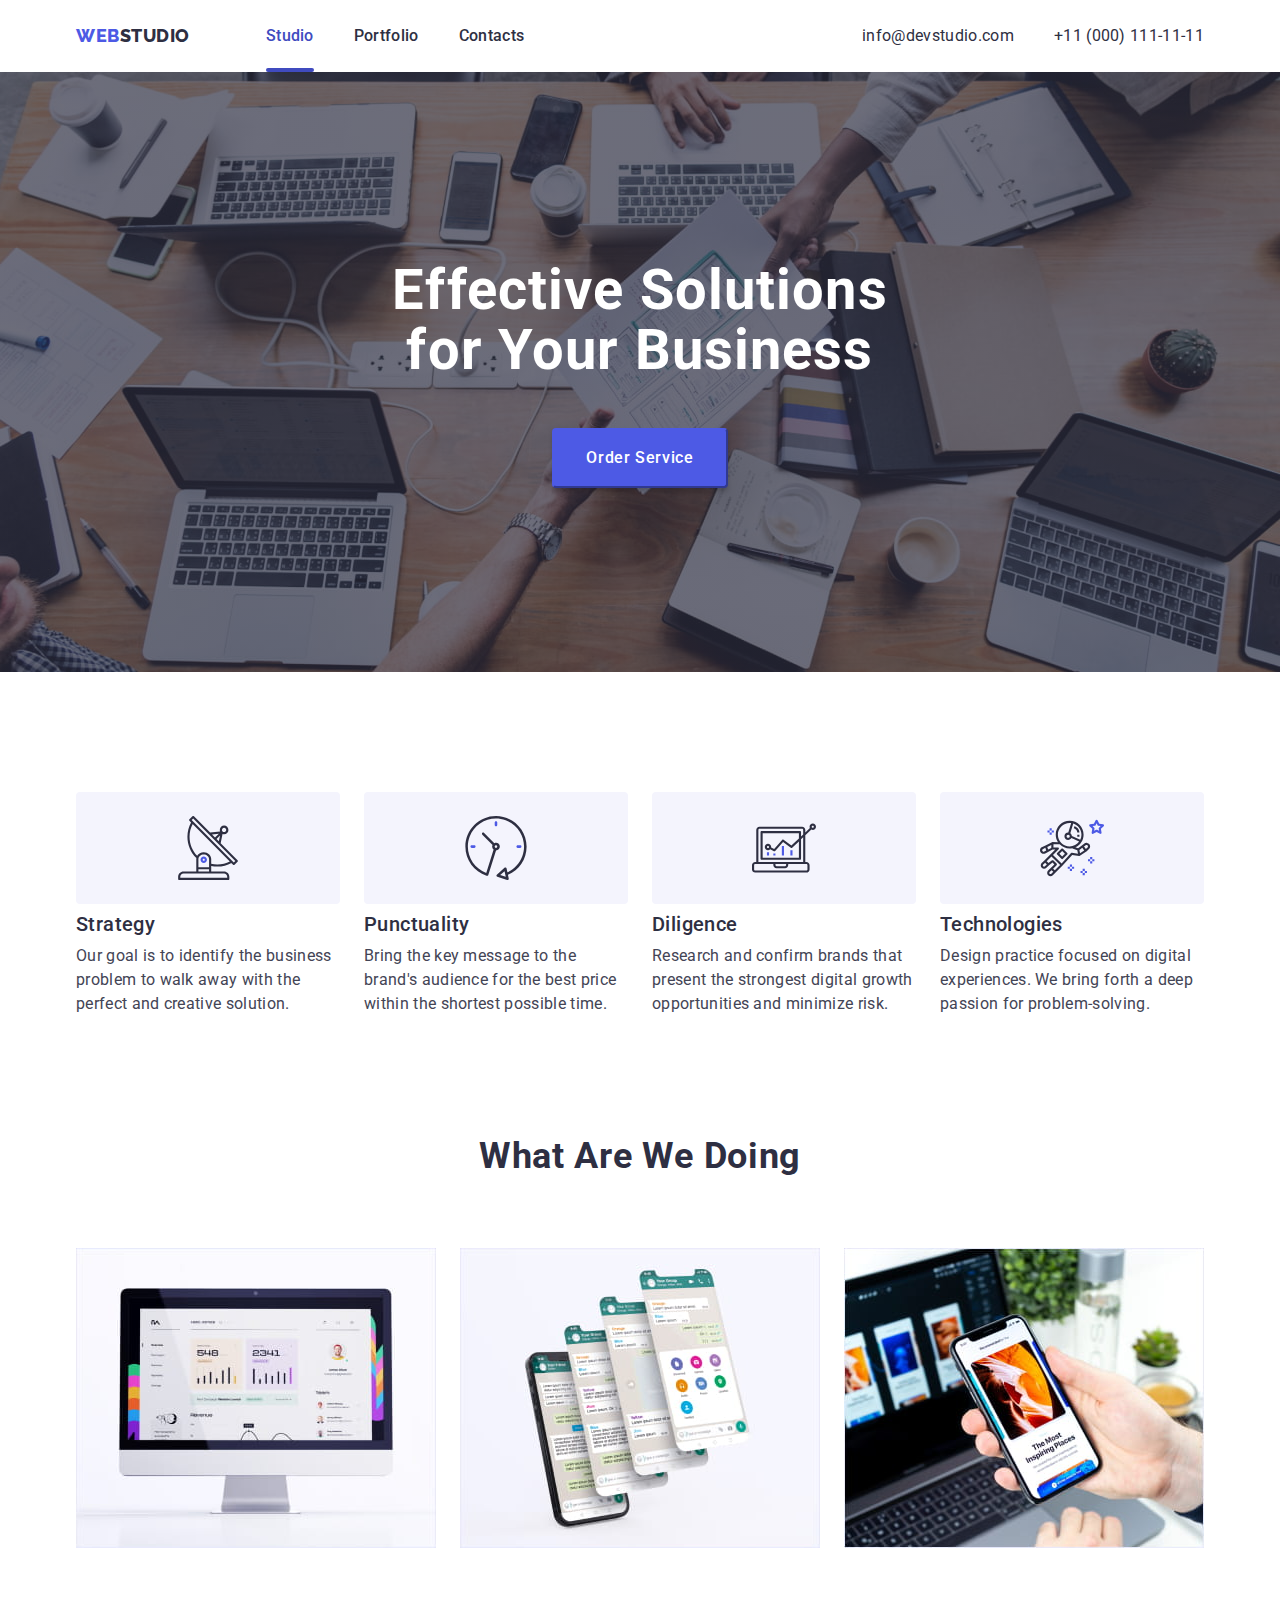
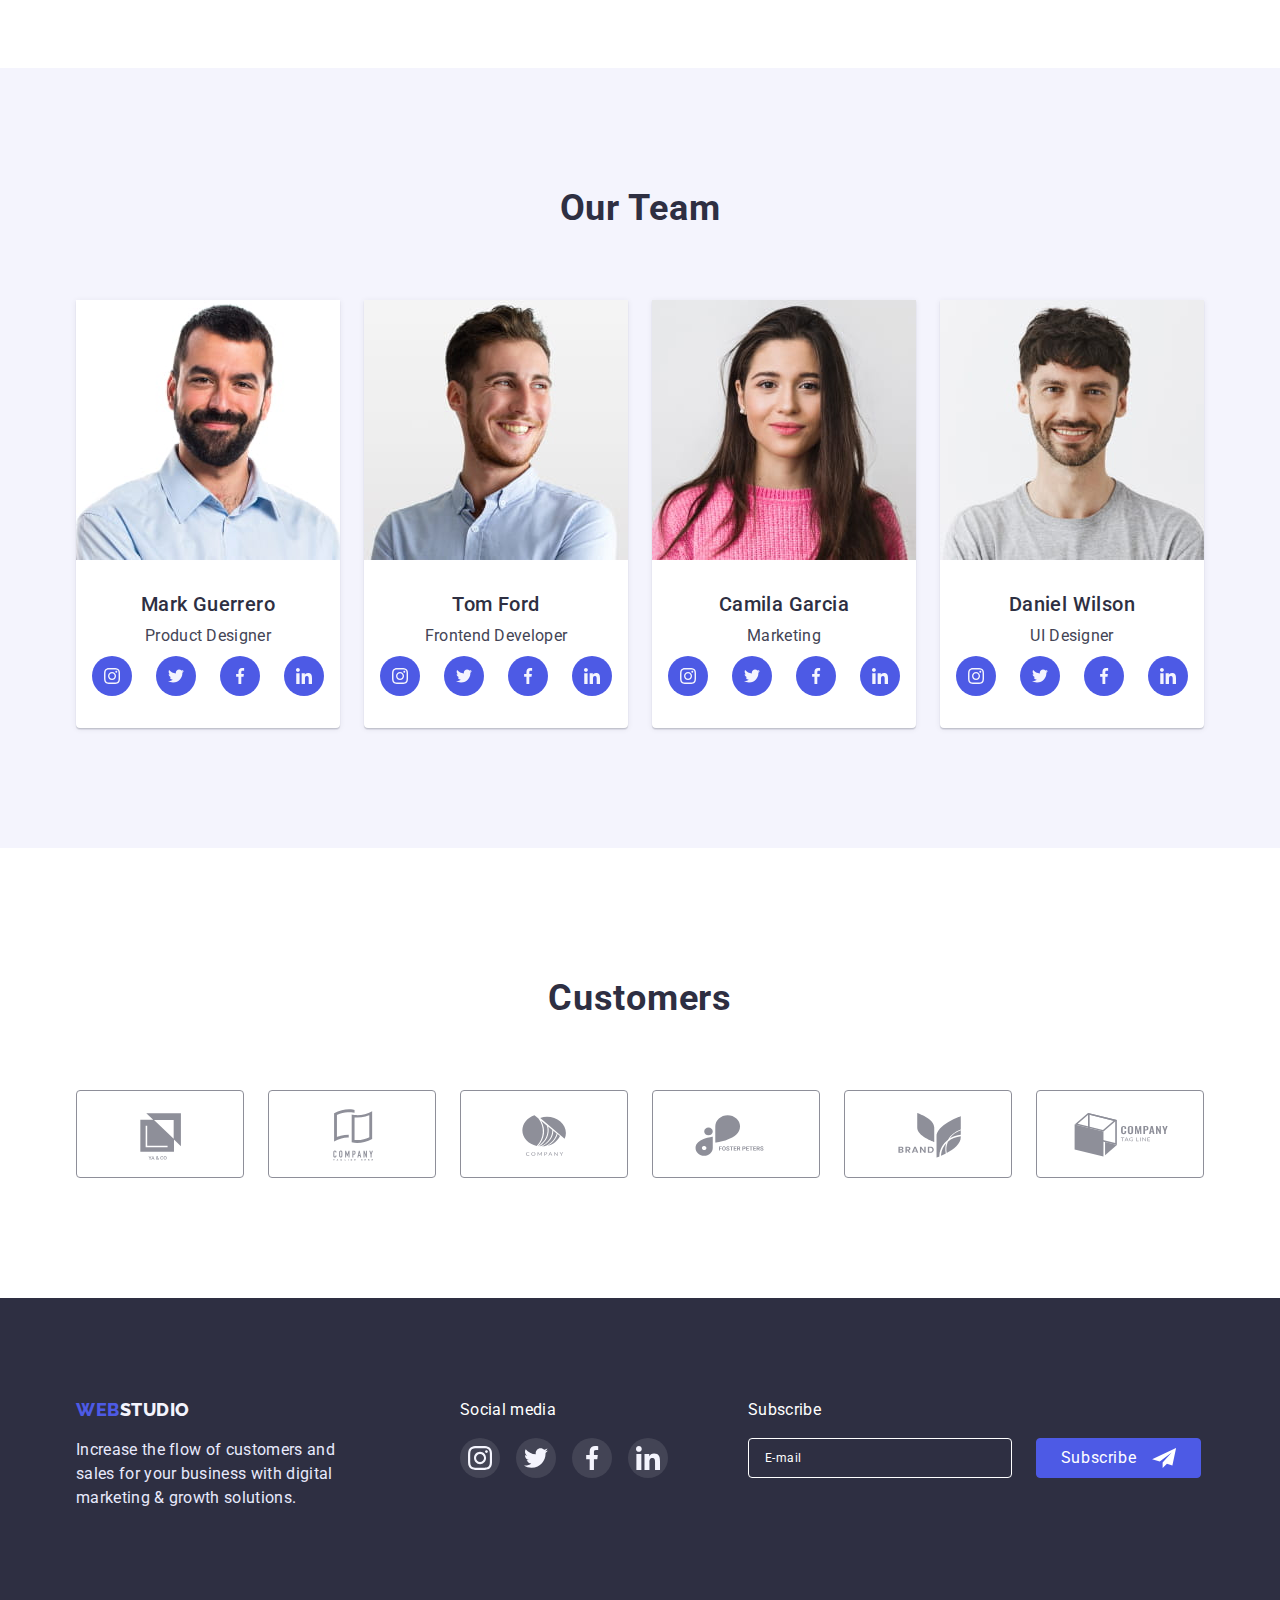
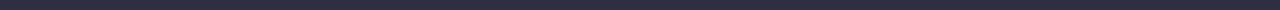
<file: index.html>
<!DOCTYPE html>
<html lang="en">
  <head>
    <meta charset="UTF-8" />
    <meta http-equiv="X-UA-Compatible" content="IE=edge" />
    <meta name="viewport" content="width=device-width, initial-scale=1.0" />
    <title>WebStudio</title>
    <link rel="preconnect" href="https://fonts.googleapis.com" />
    <link rel="preconnect" href="https://fonts.gstatic.com" crossorigin />
    <link
      href="https://fonts.googleapis.com/css2?family=Raleway:wght@800&family=Roboto:wght@400;500;700;900&display=swap"
      rel="stylesheet"
    />
    <link
      rel="stylesheet"
      href="https://cdnjs.cloudflare.com/ajax/libs/modern-normalize/1.1.0/modern-normalize.min.css"
    />
    <link
      rel="stylesheet"
      href="https://cdnjs.cloudflare.com/ajax/libs/animate.css/4.1.1/animate.min.css"
    />
    <link rel="stylesheet" href="./сss/styles.css" />
  </head>
  <body>
    <header class="header">
      <div class="container main-nav">
        <nav class="header-nav main-nav">
          <a href="./index.html" class="header-logo"
            >Web<span class="header-logo-rside">Studio</span></a
          >
          <ul class="header-list list">
            <li class="header-list item">
              <a class="header-link link current" href="./index.html">Studio</a>
            </li>
            <li class="header-list item">
              <a class="header-link link" href="./portfolio.html">Portfolio</a>
            </li>
            <li class="header-list item">
              <a class="header-link link" href="">Contacts</a>
            </li>
          </ul>
        </nav>
        <address>
          <ul class="header-list-auth list">
            <li class="header-list-auth item">
              <a class="header-contacts" href="mailto:info@devstudio.com"
                >info@devstudio.com</a
              >
            </li>
            <li class="header-list-auth item">
              <a class="header-contacts" href="tel:+110001111111"
                >+11 (000) 111-11-11</a
              >
            </li>
          </ul>
        </address>
      </div>
    </header>
    <main>
      <section class="hero-section-background section background-image">
        <div class="container">
          <h1 class="hero-section-header">
            Effective Solutions<br />for Your Business<br />
          </h1>
          <button
            class="hero-section-button text"
            type="button"
            data-modal-open
          >
            Order Service
          </button>
        </div>
      </section>
      <section class="section">
        <div class="container">
          <h2 class="visually-hidden">Our Advantages</h2>
          <ul class="features-section-list list">
            <li class="features-section-list-item">
              <div class="features-icon">
                <svg width="64" height="64" class="features-icon-item">
                  <use href="./images/icons.svg#icon-antenna"></use>
                </svg>
              </div>
              <h3 class="features-section-miniheader">Strategy</h3>
              <p class="features-section-miniheader-text">
                Our goal is to identify the business problem to walk away with
                the perfect and creative solution.
              </p>
            </li>
            <li class="features-section-list-item">
              <div class="features-icon">
                <svg width="64" height="64" class="features-icon-item">
                  <use href="./images/icons.svg#icon-clock"></use>
                </svg>
              </div>
              <h3 class="features-section-miniheader">Punctuality</h3>
              <p class="features-section-miniheader-text">
                Bring the key message to the brand's audience for the best price
                within the shortest possible time.
              </p>
            </li>
            <li class="features-section-list-item">
              <div class="features-icon">
                <svg width="64" height="64" class="features-icon-item">
                  <use href="./images/icons.svg#icon-diagram"></use>
                </svg>
              </div>
              <h3 class="features-section-miniheader">Diligence</h3>
              <p class="features-section-miniheader-text">
                Research and confirm brands that present the strongest digital
                growth opportunities and minimize risk.
              </p>
            </li>
            <li class="features-section-list-item">
              <div class="features-icon">
                <svg width="64" height="64" class="features-icon-item">
                  <use href="./images/icons.svg#icon-astronaut"></use>
                </svg>
              </div>
              <h3 class="features-section-miniheader">Technologies</h3>
              <p class="features-section-miniheader-text">
                Design practice focused on digital experiences. We bring forth a
                deep passion for problem-solving.
              </p>
            </li>
          </ul>
        </div>
      </section>
      <section class="section services-section">
        <div class="container">
          <h2 class="services-section-header">What are we doing</h2>
          <ul class="services-section-photos list">
            <li class="services-section-photos-item">
              <img
                class="image-fix"
                src="./images/img1.jpg"
                alt="services"
                width="360"
                height="300"
              />
            </li>
            <li class="services-section-photos-item">
              <img
                class="image-fix"
                src="./images/img2.jpg"
                alt="services"
                width="360"
                height="300"
              />
            </li>
            <li class="services-section-photos-item">
              <img
                class="image-fix"
                src="./images/img3.jpg"
                alt="services"
                width="360"
                height="300"
              />
            </li>
          </ul>
        </div>
      </section>
      <section class="team-section section">
        <div class="container">
          <h2 class="team-section-header">Our Team</h2>
          <ul class="team-section-list list">
            <li class="team-section-list-block">
              <img
                class="image-fix"
                src="./images/mark.jpg"
                alt="team"
                width="264"
                height="260"
              />
              <h3 class="team-section-name">Mark Guerrero</h3>
              <p class="team-section-position">Product Designer</p>
              <ul class="social-list list">
                <li>
                  <a
                    class="social-list-item"
                    href="https://www.instagram.com/"
                    target="_blank"
                    ><svg width="16" height="16" class="icon-item">
                      <use href="./images/icons.svg#icon-instagram"></use></svg
                  ></a>
                </li>
                <li>
                  <a
                    class="social-list-item"
                    href="https://twitter.com/"
                    target="_blank"
                  >
                    <svg width="16" height="16" class="icon-item">
                      <use href="./images/icons.svg#icon-twitter"></use>
                    </svg>
                  </a>
                </li>
                <li>
                  <a
                    class="social-list-item"
                    href="https://uk-ua.facebook.com/"
                    target="_blank"
                  >
                    <svg width="16" height="16" class="icon-item">
                      <use href="./images/icons.svg#icon-facebook"></use></svg
                  ></a>
                </li>
                <li>
                  <a
                    class="social-list-item"
                    href="https://ua.linkedin.com/"
                    target="_blank"
                  >
                    <svg width="16" height="16" class="icon-item">
                      <use href="./images/icons.svg#icon-linkedin"></use></svg
                  ></a>
                </li>
              </ul>
            </li>
            <li class="team-section-list-block">
              <img
                class="image-fix"
                src="./images/tom.jpg"
                alt="team"
                width="264"
                height="260"
              />
              <h3 class="team-section-name">Tom Ford</h3>
              <p class="team-section-position">Frontend Developer</p>
              <ul class="social-list list">
                <li>
                  <a
                    class="social-list-item"
                    href="https://www.instagram.com/"
                    target="_blank"
                    ><svg width="16" height="16" class="icon-item">
                      <use href="./images/icons.svg#icon-instagram"></use></svg
                  ></a>
                </li>
                <li>
                  <a
                    class="social-list-item"
                    href="https://twitter.com/"
                    target="_blank"
                  >
                    <svg width="16" height="16" class="icon-item">
                      <use href="./images/icons.svg#icon-twitter"></use>
                    </svg>
                  </a>
                </li>
                <li>
                  <a
                    class="social-list-item"
                    href="https://uk-ua.facebook.com/"
                    target="_blank"
                  >
                    <svg width="16" height="16" class="icon-item">
                      <use href="./images/icons.svg#icon-facebook"></use></svg
                  ></a>
                </li>
                <li>
                  <a
                    class="social-list-item"
                    href="https://ua.linkedin.com/"
                    target="_blank"
                  >
                    <svg width="16" height="16" class="icon-item">
                      <use href="./images/icons.svg#icon-linkedin"></use></svg
                  ></a>
                </li>
              </ul>
            </li>
            <li class="team-section-list-block">
              <img
                class="image-fix"
                src="./images/camila.jpg"
                alt="team"
                width="264"
                height="260"
              />
              <h3 class="team-section-name">Camila Garcia</h3>
              <p class="team-section-position">Marketing</p>
              <ul class="social-list list">
                <li>
                  <a
                    class="social-list-item"
                    href="https://www.instagram.com/"
                    target="_blank"
                    ><svg width="16" height="16" class="icon-item">
                      <use href="./images/icons.svg#icon-instagram"></use></svg
                  ></a>
                </li>
                <li>
                  <a
                    class="social-list-item"
                    href="https://twitter.com/"
                    target="_blank"
                  >
                    <svg width="16" height="16" class="icon-item">
                      <use href="./images/icons.svg#icon-twitter"></use>
                    </svg>
                  </a>
                </li>
                <li>
                  <a
                    class="social-list-item"
                    href="https://uk-ua.facebook.com/"
                    target="_blank"
                  >
                    <svg width="16" height="16" class="icon-item">
                      <use href="./images/icons.svg#icon-facebook"></use></svg
                  ></a>
                </li>
                <li>
                  <a
                    class="social-list-item"
                    href="https://ua.linkedin.com/"
                    target="_blank"
                  >
                    <svg width="16" height="16" class="icon-item">
                      <use href="./images/icons.svg#icon-linkedin"></use></svg
                  ></a>
                </li>
              </ul>
            </li>
            <li class="team-section-list-block">
              <img
                class="image-fix"
                src="./images/daniel.jpg"
                alt="team"
                width="264"
                height="260"
              />
              <h3 class="team-section-name">Daniel Wilson</h3>
              <p class="team-section-position">UI Designer</p>
              <ul class="social-list list">
                <li>
                  <a
                    class="social-list-item"
                    href="https://www.instagram.com/"
                    target="_blank"
                    ><svg width="16" height="16" class="icon-item">
                      <use href="./images/icons.svg#icon-instagram"></use></svg
                  ></a>
                </li>
                <li>
                  <a
                    class="social-list-item"
                    href="https://twitter.com/"
                    target="_blank"
                  >
                    <svg width="16" height="16" class="icon-item">
                      <use href="./images/icons.svg#icon-twitter"></use>
                    </svg>
                  </a>
                </li>
                <li>
                  <a
                    class="social-list-item"
                    href="https://uk-ua.facebook.com/"
                    target="_blank"
                  >
                    <svg width="16" height="16" class="icon-item">
                      <use href="./images/icons.svg#icon-facebook"></use></svg
                  ></a>
                </li>
                <li>
                  <a
                    class="social-list-item"
                    href="https://ua.linkedin.com/"
                    target="_blank"
                  >
                    <svg width="16" height="16" class="icon-item">
                      <use href="./images/icons.svg#icon-linkedin"></use></svg
                  ></a>
                </li>
              </ul>
            </li>
          </ul>
        </div>
      </section>
      <section class="companies-section section">
        <div class="container">
          <h2 class="companies-header">Customers</h2>
          <ul class="companies-list list">
            <li class="companies-list-item">
              <a class="companies-link" href="#">
                <svg width="168" height="88 " class="companies-icon">
                  <use href="./images/icons.svg#icon-company-1"></use>
                </svg>
              </a>
            </li>
            <li class="companies-list-item">
              <a class="companies-link" href="#">
                <svg width="168" height="88 " class="companies-icon">
                  <use href="./images/icons.svg#icon-company-2"></use>
                </svg>
              </a>
            </li>
            <li class="companies-list-item">
              <a class="companies-link" href="#">
                <svg width="168" height="88 " class="companies-icon">
                  <use href="./images/icons.svg#icon-company-3"></use>
                </svg>
              </a>
            </li>
            <li class="companies-list-item">
              <a class="companies-link" href="#">
                <svg width="168" height="88 " class="companies-icon">
                  <use href="./images/icons.svg#icon-company-4"></use>
                </svg>
              </a>
            </li>
            <li class="companies-list-item">
              <a class="companies-link" href="#">
                <svg width="168" height="88 " class="companies-icon">
                  <use href="./images/icons.svg#icon-company-5"></use>
                </svg>
              </a>
            </li>
            <li class="companies-list-item">
              <a class="companies-link" href="#">
                <svg width="168" height="88 " class="companies-icon">
                  <use href="./images/icons.svg#icon-company-6"></use>
                </svg>
              </a>
            </li>
          </ul>
        </div>
      </section>
    </main>

    <footer class="footer-background">
      <div class="container footer-flex">
        <div>
          <a href="./index.html" class="footer-logo"
            >Web<span class="footer-logo-rside">Studio</span></a
          >
          <p class="footer-text">
            Increase the flow of customers and sales for your business with
            digital marketing & growth solutions.
          </p>
        </div>
        <div class="footer-gap-fix">
          <div class="footer-social">
            <p class="footer-list-header">Social media</p>
            <ul class="footer-social-list list">
              <li>
                <a
                  class="footer-social-list-item"
                  href="https://www.instagram.com/"
                  target="_blank"
                  ><svg width="24" height="24" class="footer-icon-item">
                    <use href="./images/icons.svg#icon-instagram"></use></svg
                ></a>
              </li>
              <li>
                <a
                  class="footer-social-list-item"
                  href="https://twitter.com/"
                  target="_blank"
                >
                  <svg width="24" height="24" class="footer-icon-item">
                    <use href="./images/icons.svg#icon-twitter"></use>
                  </svg>
                </a>
              </li>
              <li>
                <a
                  class="footer-social-list-item"
                  href="https://uk-ua.facebook.com/"
                  target="_blank"
                >
                  <svg width="24" height="24" class="footer-icon-item">
                    <use href="./images/icons.svg#icon-facebook"></use></svg
                ></a>
              </li>
              <li>
                <a
                  class="footer-social-list-item"
                  href="https://ua.linkedin.com/"
                  target="_blank"
                >
                  <svg width="24" height="24" class="footer-icon-item">
                    <use href="./images/icons.svg#icon-linkedin"></use></svg
                ></a>
              </li>
            </ul>
          </div>
          <div class="footer-form">
            <p class="footer-form-header">Subscribe</p>
            <form class="footer-email">
              <input
                type="email"
                name="E-mail"
                placeholder="E-mail"
                class="email-form"
                required
              />
              <button type="submit" class="footer-form-button">
                <span class="footer-form-button-text">Subscribe</span>
                <svg width="24" height="20" class="footer-form-button-icon">
                  <use href="./images/icons.svg#icon-telegram-sub"></use>
                </svg>
              </button>
            </form>
          </div>
        </div>
      </div>
    </footer>
    <div class="backdrop is-hidden" data-modal>
      <div class="modal">
        <button type="button" data-modal-close class="modal-button">
          <svg width="8" height="8" class="modal-button-item">
            <use href="./images/icons.svg#icon-cross"></use>
          </svg>
        </button>
        <div class="modal-container">
          <p class="modal-header">
            Leave your contacts and we will call you back
          </p>
          <form class="modal-form">
            <div class="form-field">
              <label for="name" class="input-header">Name</label>
              <div class="input-field">
                <input
                  class="input-field-text"
                  type="text"
                  name="Name"
                  id="name"
                  required
                />
                <svg width="18" height="24" class="input-icon">
                  <use href="./images/icons.svg#icon-person-form"></use>
                </svg>
              </div>
            </div>
            <div class="form-field">
              <label for="phone" class="input-header">Phone</label>
              <div class="input-field">
                <input
                  class="input-field-text"
                  type="tel"
                  name="Telephone"
                  id="phone"
                  required
                />
                <svg width="18" height="24" class="input-icon">
                  <use href="./images/icons.svg#icon-phone-form"></use>
                </svg>
              </div>
            </div>
            <div class="form-field">
              <label for="email" class="input-header">E-mail</label>
              <div class="input-field">
                <input
                  class="input-field-text"
                  type="email"
                  name="E-mail"
                  id="email"
                  required
                />
                <svg width="18" height="24" class="input-icon">
                  <use href="./images/icons.svg#icon-email-form"></use>
                </svg>
              </div>
            </div>
            <div class="form-field">
              <label for="comment" class="input-header">Comment</label>
              <div class="input-field">
                <textarea
                  class="input-field-comment"
                  name="Comment"
                  id="comment"
                  placeholder="Text input"
                  required
                ></textarea>
              </div>
            </div>
            <div role="group" class="modal-check">
              <label class="check">
                <input
                  type="checkbox"
                  class="check-input"
                  name="check-select"
                  value="check"
                  required
                />
                <span class="check-box"> </span>
                <span class="text-check"
                  >I accept the terms and conditions of the
                  <a href="" class="policy-href">Privacy Policy</a>
                </span>
              </label>
            </div>
            <div class="modal-send-button-field">
              <button type="submit" class="modal-send-button">Send</button>
            </div>
          </form>
        </div>
      </div>
    </div>
    <script src="./js/modal.js"></script>
  </body>
</html>
</file>
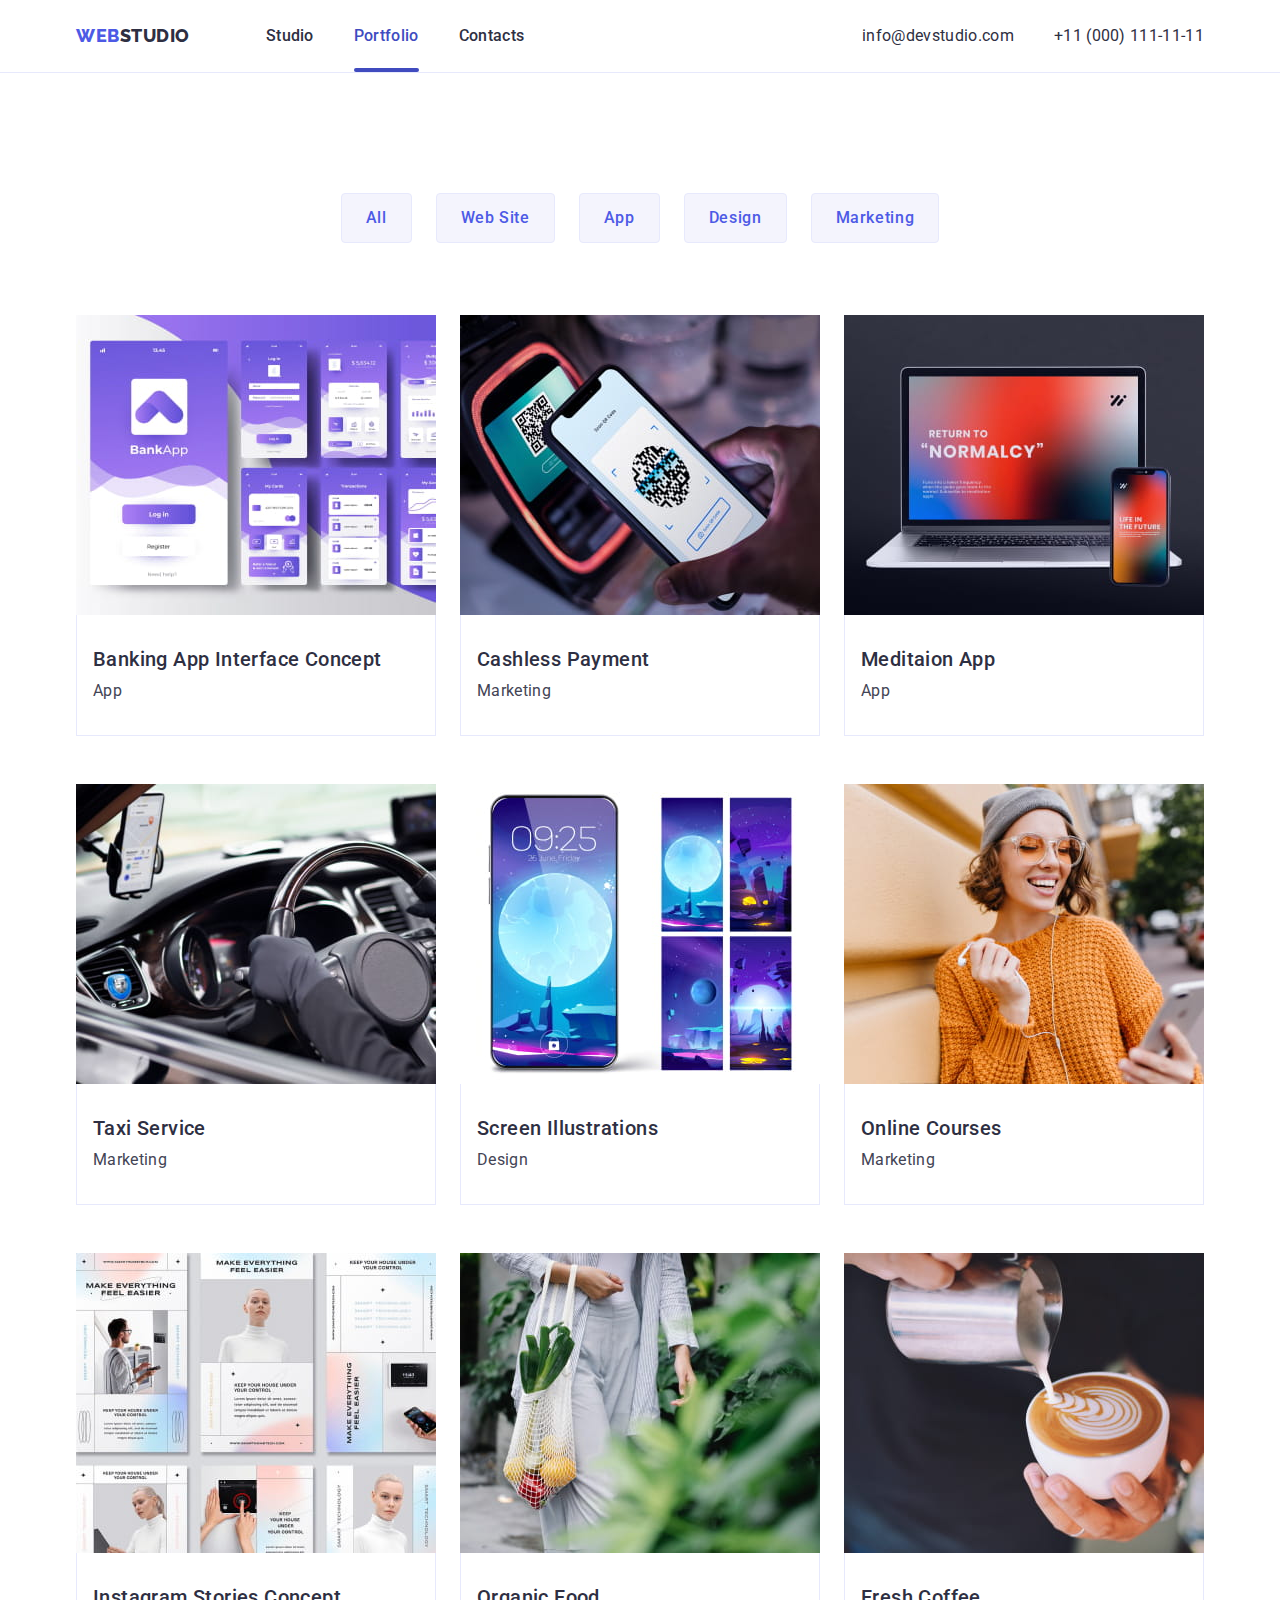
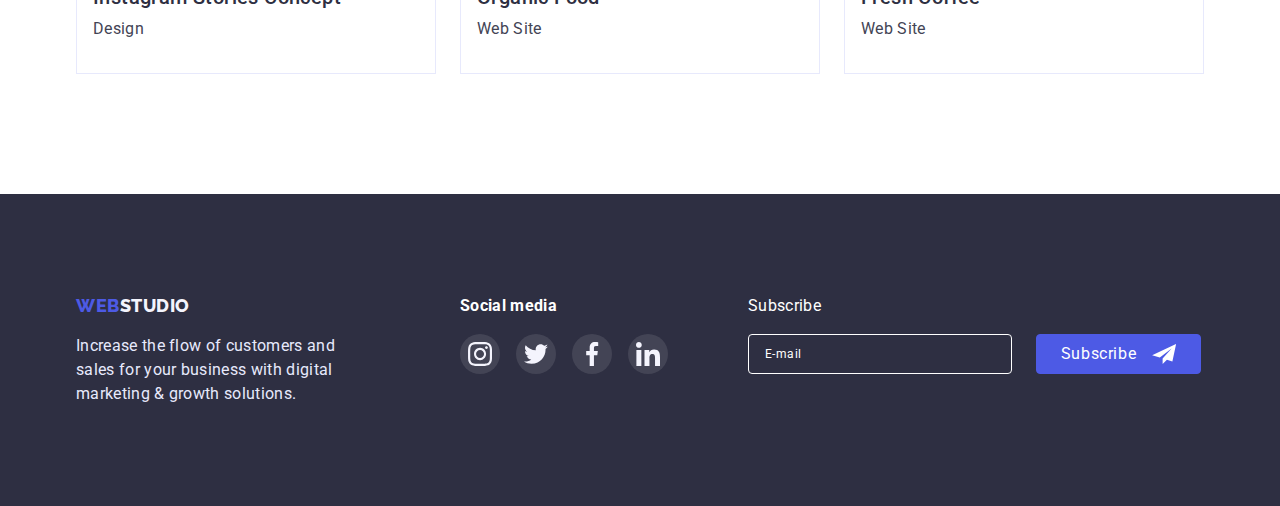
<file: portfolio.html>
<!DOCTYPE html>
<html lang="en">
  <head>
    <meta charset="UTF-8" />
    <meta http-equiv="X-UA-Compatible" content="IE=edge" />
    <meta name="viewport" content="width=device-width, initial-scale=1.0" />
    <title>WebStudio</title>
    <link rel="preconnect" href="https://fonts.googleapis.com" />
    <link rel="preconnect" href="https://fonts.gstatic.com" crossorigin />
    <link
      href="https://fonts.googleapis.com/css2?family=Raleway:wght@800&family=Roboto:wght@400;500;700;900&display=swap"
      rel="stylesheet"
    />
    <link
      rel="stylesheet"
      href="https://cdnjs.cloudflare.com/ajax/libs/modern-normalize/1.1.0/modern-normalize.min.css"
    />
    <link rel="stylesheet" href="./сss/styles.css" />
  </head>
  <body>
    <header class="header-portfolio">
      <div class="container main-nav">
        <nav class="header-nav main-nav">
          <a href="./index.html" class="header-logo"
            >Web<span class="header-logo-rside">Studio</span></a
          >
          <ul class="header-list list">
            <li class="header-list item">
              <a class="header-link link" href="./index.html">Studio</a>
            </li>
            <li class="header-list item">
              <a class="header-link link current" href="./portfolio.html"
                >Portfolio</a
              >
            </li>
            <li class="header-list item">
              <a class="header-link link" href="">Contacts</a>
            </li>
          </ul>
        </nav>
        <address>
          <ul class="header-list-auth list">
            <li class="header-list-auth item">
              <a class="header-contacts" href="mailto:info@devstudio.com"
                >info@devstudio.com</a
              >
            </li>
            <li class="header-list-auth item">
              <a class="header-contacts" href="tel:+110001111111"
                >+11 (000) 111-11-11</a
              >
            </li>
          </ul>
        </address>
      </div>
    </header>
    <main class="portfolio-padding-zero">
      <section class="section portfolio-section">
        <div class="container">
          <h1 class="visually-hidden"></h1>
          <ul class="buttons list">
            <li><button type="button" class="buttons-filter">All</button></li>
            <li>
              <button type="button" class="buttons-filter">Web Site</button>
            </li>
            <li><button type="button" class="buttons-filter">App</button></li>
            <li>
              <button type="button" class="buttons-filter">Design</button>
            </li>
            <li>
              <button type="button" class="buttons-filter">Marketing</button>
            </li>
          </ul>
          <ul class="portfolio-images-list list">
            <li class="portfolio-images-block">
              <a href="" class="portfolio-images-link">
                <div class="overlay">
                  <img
                    class="image-fix"
                    src="./images/app-interface.jpg"
                    alt="App Interface"
                    width="360"
                    height="300"
                  />
                  <p class="overlay-text">
                    14 Stylish and User-Friendly App Design Concepts · Task
                    Manager App · Calorie Tracker App · Exotic Fruit Ecommerce
                    App · Cloud Storage App
                  </p>
                </div>
                <div class="portfolio-images-motion">
                  <h3 class="portfolio-images-miniheader">
                    Banking App Interface Concept
                  </h3>
                  <p class="portfolio-images-text">App</p>
                </div>
              </a>
            </li>
            <li class="portfolio-images-block">
              <a href="" class="portfolio-images-link">
                <div class="overlay">
                  <img
                    class="image-fix"
                    src="./images/payment.jpg"
                    alt="Cashless Payment"
                    width="360"
                    height="300"
                  />
                  <p class="overlay-text">
                    14 Stylish and User-Friendly App Design Concepts · Task
                    Manager App · Calorie Tracker App · Exotic Fruit Ecommerce
                    App · Cloud Storage App
                  </p>
                </div>
                <div class="portfolio-images-motion">
                  <h3 class="portfolio-images-miniheader">Cashless Payment</h3>
                  <p class="portfolio-images-text">Marketing</p>
                </div>
              </a>
            </li>
            <li class="portfolio-images-block">
              <a href="" class="portfolio-images-link">
                <div class="overlay">
                  <img
                    class="image-fix"
                    src="./images/meditation-app.jpg"
                    alt="Meditaion App"
                    width="360"
                    height="300"
                  />
                  <p class="overlay-text">
                    14 Stylish and User-Friendly App Design Concepts · Task
                    Manager App · Calorie Tracker App · Exotic Fruit Ecommerce
                    App · Cloud Storage App
                  </p>
                </div>
                <div class="portfolio-images-motion">
                  <h3 class="portfolio-images-miniheader">Meditaion App</h3>
                  <p class="portfolio-images-text">App</p>
                </div>
              </a>
            </li>
            <li class="portfolio-images-block">
              <a href="" class="portfolio-images-link">
                <div class="overlay">
                  <img
                    class="image-fix"
                    src="./images/taxi-service.jpg"
                    alt="Taxi Service"
                    width="360"
                    height="300"
                  />
                  <p class="overlay-text">
                    14 Stylish and User-Friendly App Design Concepts · Task
                    Manager App · Calorie Tracker App · Exotic Fruit Ecommerce
                    App · Cloud Storage App
                  </p>
                </div>
                <div class="portfolio-images-motion">
                  <h3 class="portfolio-images-miniheader">Taxi Service</h3>
                  <p class="portfolio-images-text">Marketing</p>
                </div>
              </a>
            </li>
            <li class="portfolio-images-block">
              <a href="" class="portfolio-images-link">
                <div class="overlay">
                  <img
                    class="image-fix"
                    src="./images/screenshots.jpg"
                    alt="Screen Illustrations"
                    width="360"
                    height="300"
                  />
                  <p class="overlay-text">
                    14 Stylish and User-Friendly App Design Concepts · Task
                    Manager App · Calorie Tracker App · Exotic Fruit Ecommerce
                    App · Cloud Storage App
                  </p>
                </div>
                <div class="portfolio-images-motion">
                  <h3 class="portfolio-images-miniheader">
                    Screen Illustrations
                  </h3>
                  <p class="portfolio-images-text">Design</p>
                </div>
              </a>
            </li>
            <li class="portfolio-images-block">
              <a href="" class="portfolio-images-link">
                <div class="overlay">
                  <img
                    class="image-fix"
                    src="./images/courses.jpg"
                    alt="Online Courses"
                    width="360"
                    height="300"
                  />
                  <p class="overlay-text">
                    14 Stylish and User-Friendly App Design Concepts · Task
                    Manager App · Calorie Tracker App · Exotic Fruit Ecommerce
                    App · Cloud Storage App
                  </p>
                </div>
                <div class="portfolio-images-motion">
                  <h3 class="portfolio-images-miniheader">Online Courses</h3>
                  <p class="portfolio-images-text">Marketing</p>
                </div>
              </a>
            </li>
            <li class="portfolio-images-block">
              <a href="" class="portfolio-images-link">
                <div class="overlay">
                  <img
                    class="image-fix"
                    src="./images/instagram.jpg"
                    alt="Instagram Stories Concept"
                    width="360"
                    height="300"
                  />
                  <p class="overlay-text">
                    14 Stylish and User-Friendly App Design Concepts · Task
                    Manager App · Calorie Tracker App · Exotic Fruit Ecommerce
                    App · Cloud Storage App
                  </p>
                </div>
                <div class="portfolio-images-motion">
                  <h3 class="portfolio-images-miniheader">
                    Instagram Stories Concept
                  </h3>
                  <p class="portfolio-images-text">Design</p>
                </div>
              </a>
            </li>
            <li class="portfolio-images-block">
              <a href="" class="portfolio-images-link">
                <div class="overlay">
                  <img
                    class="image-fix"
                    src="./images/food.jpg"
                    alt="Organic Food"
                    width="360"
                    height="300"
                  />
                  <p class="overlay-text">
                    14 Stylish and User-Friendly App Design Concepts · Task
                    Manager App · Calorie Tracker App · Exotic Fruit Ecommerce
                    App · Cloud Storage App
                  </p>
                </div>
                <div class="portfolio-images-motion">
                  <h3 class="portfolio-images-miniheader">Organic Food</h3>
                  <p class="portfolio-images-text">Web Site</p>
                </div>
              </a>
            </li>
            <li class="portfolio-images-block">
              <a href="" class="portfolio-images-link">
                <div class="overlay">
                  <img
                    class="image-fix"
                    src="./images/coffee.jpg"
                    alt="Fresh Coffee"
                    width="360"
                    height="300"
                  />
                  <p class="overlay-text">
                    14 Stylish and User-Friendly App Design Concepts · Task
                    Manager App · Calorie Tracker App · Exotic Fruit Ecommerce
                    App · Cloud Storage App
                  </p>
                </div>
                <div class="portfolio-images-motion">
                  <h3 class="portfolio-images-miniheader">Fresh Coffee</h3>
                  <p class="portfolio-images-text">Web Site</p>
                </div>
              </a>
            </li>
          </ul>
        </div>
      </section>
    </main>
    <footer class="footer-background">
      <div class="container footer-flex">
        <div>
          <a href="./index.html" class="footer-logo"
            >Web<span class="footer-logo-rside">Studio</span></a
          >
          <p class="footer-text">
            Increase the flow of customers and sales for your business with
            digital marketing & growth solutions.
          </p>
        </div>
        <div class="footer-gap-fix">
          <div class="footer-social">
            <h3 class="footer-list-header">Social media</h3>
            <ul class="footer-social-list list">
              <li>
                <a
                  class="footer-social-list-item"
                  href="https://www.instagram.com/"
                  target="_blank"
                  ><svg width="24" height="24" class="footer-icon-item">
                    <use href="./images/icons.svg#icon-instagram"></use></svg
                ></a>
              </li>
              <li>
                <a
                  class="footer-social-list-item"
                  href="https://twitter.com/"
                  target="_blank"
                >
                  <svg width="24" height="24" class="footer-icon-item">
                    <use href="./images/icons.svg#icon-twitter"></use>
                  </svg>
                </a>
              </li>
              <li>
                <a
                  class="footer-social-list-item"
                  href="https://uk-ua.facebook.com/"
                  target="_blank"
                >
                  <svg width="24" height="24" class="footer-icon-item">
                    <use href="./images/icons.svg#icon-facebook"></use></svg
                ></a>
              </li>
              <li>
                <a
                  class="footer-social-list-item"
                  href="https://ua.linkedin.com/"
                  target="_blank"
                >
                  <svg width="24" height="24" class="footer-icon-item">
                    <use href="./images/icons.svg#icon-linkedin"></use></svg
                ></a>
              </li>
            </ul>
          </div>
          <div class="footer-form">
            <p class="footer-form-header">Subscribe</p>
            <form class="footer-email">
              <input
                type="email"
                name="email"
                placeholder="E-mail"
                class="email-form"
              />
              <button type="submit" class="footer-form-button">
                <span class="footer-form-button-text">Subscribe</span>
                <svg width="24" height="20" class="footer-form-button-icon">
                  <use href="./images/icons.svg#icon-telegram-sub"></use>
                </svg>
              </button>
            </form>
          </div>
        </div>
      </div>
    </footer>
  </body>
</html>
</file>
<file: сss/styles.css>
:root {
  --accent-color: #404bbf;
  --common-color: #2e2f42;
  --white-color: #ffffff;
  --logo-n-button-color: #4d5ae5;
  --diff-text-color: #434455;
  --our-team-background: #f4f4fd;
  --footer-text: #e7e9fc;
  --border-color: #8e8f99;
  --footer-hover: #31d0aa;
  --modal-background: #fcfcfc;
  --cubic: cubic-bezier(0.4, 0, 0.2, 1);
}

body {
  font-family: Roboto, sans-serif;
  background-color: var(--white-color);
  color: var(--common-color);
}

.container {
  width: 1158px;
  padding-left: 15px;
  padding-right: 15px;
  margin: 0 auto;
}

.section {
  padding-top: 120px;
  padding-bottom: 120px;
}

.header-logo,
.footer-logo {
  font-family: 'Raleway';
  font-weight: 800;
  font-size: 18px;
  line-height: 1.33;
  text-transform: uppercase;
  text-decoration: none;
  letter-spacing: 0.03em;
  color: var(--logo-n-button-color);
}

.list {
  list-style: none;
  margin-top: 0;
  margin-bottom: 0;
}

.main-nav {
  display: flex;
  align-items: center;
  justify-content: space-between;
}

.header,
.header-portfolio {
  padding-top: 24px;
  padding-bottom: 24px;
}

.header-list {
  display: flex;
  padding: 0;
  gap: 40px;
}

.header-logo {
  margin-right: 76px;
}

.header-list-auth {
  display: flex;
  padding: 0;
}

.header-list-auth .item + .item {
  margin-left: 40px;
}

.header-logo-rside {
  color: var(--common-color);
}

.header-portfolio {
  border-bottom: 1px solid #e7e9fc;
}

.link {
  display: block;
  text-decoration: none;
  font-weight: 500;
  font-size: 16px;
  line-height: 1.5;
  letter-spacing: 0.02em;

  color: var(--common-color);
  transition: color 250ms var(--cubic);
}

.header-contacts {
  text-decoration: none;
  font-style: normal;
  font-weight: 400;
  font-size: 16px;
  line-height: 1.5;
  letter-spacing: 0.02em;

  color: var(--contacts-color);
  transition: color 250ms var(--cubic);
}

.link:hover,
.link:focus,
.link.current {
  color: var(--accent-color);
  transition: color 250ms var(--cubic);
}

.header-contacts:hover,
.header-contacts:focus {
  color: var(--accent-color);
  transition: color 250ms var(--cubic);
}

.hero-section-background {
  background-color: var(#2e2f42);
  margin-top: 0;
  margin-bottom: 0;
  padding-top: 188px;
  padding-bottom: 188px;
}

.hero-section-header {
  font-weight: 700;
  font-size: 56px;
  line-height: calc(60 / 56);
  text-align: center;
  letter-spacing: 0.02em;
  margin-top: 0;
  margin-bottom: 48px;

  color: var(--white-color);
}

.hero-section-button {
  display: inline-block;
  min-width: 105px;
  min-height: 24px;
  cursor: pointer;
  padding: 16px 32px;

  box-shadow: 0px 4px 4px rgba(0, 0, 0, 0.15);
  border-radius: 4px;

  border-color: var(--logo-n-button-color);
  background-color: var(--logo-n-button-color);

  transition: background-color 250ms var(--cubic),
    border-color 250ms var(--cubic), box-shadow 250ms var(--cubic);
}

.hero-section-button:hover {
  background-color: var(--accent-color);
  border-color: var(--accent-color);
  transition: background-color 250ms var(--cubic),
    border-color 250ms var(--cubic);

  animation: headShake;
  animation-duration: 1s;
}

.hero-section-button.text {
  font-family: 'Roboto';
  font-weight: 500;
  font-size: 16px;
  line-height: 1.5;
  letter-spacing: 0.04em;

  margin: 0 auto;
  display: block;
  text-align: center;

  color: var(--white-color);
}

/*Приховані заголовки*/
.visually-hidden {
  position: absolute;
  white-space: nowrap;
  width: 1px;
  height: 1px;
  overflow: hidden;
  border: 0;
  padding: 0;
  clip: rect(0 0 0 0);
  clip-path: inset(50%);
  margin: -1px;
}

.features-section-list {
  display: flex;
  flex-wrap: wrap;
  padding: 0;
  gap: 24px;
}

.features-section-list-item {
  width: 264px;
}

.features-section-list-item:nth-child(4n) {
  margin-right: 0;
}

.features-section-miniheader {
  font-weight: 500;
  font-size: 20px;
  line-height: calc(24 / 20);
  letter-spacing: 0.02em;
  margin-bottom: 8px;
  margin-top: 8px;

  color: var(--common-color);
}

.features-section-miniheader-text {
  font-size: 16px;
  line-height: 1.5;
  letter-spacing: 0.02em;
  margin-bottom: 0;
  margin-top: 0;

  color: var(--diff-text-color);
}

.services-section-header,
.team-section-header {
  font-weight: 700;
  font-size: 36px;
  line-height: calc(40 / 36);

  text-align: center;
  letter-spacing: 0.02em;
  text-transform: capitalize;
  margin: 0;

  color: var(--common-color);
}

.services-section {
  padding-top: 0;
}

.services-section-header {
  margin-bottom: 72px;
}

.services-section-photos {
  display: flex;
  flex-wrap: wrap;
  justify-content: space-between;
  padding: 0;
}

.services-section-photos-item {
  width: 360px;
}

.team-section-header {
  margin-bottom: 72px;
  margin-top: 0;
}

.team-section {
  background-color: var(--our-team-background);
  margin-bottom: 0;
  margin-top: 0;
}

.team-section-list {
  display: flex;
  flex-wrap: wrap;
  justify-content: space-between;
  padding: 0;
}

.team-section-list-block {
  width: 264px;
  height: 428px;

  background-color: var(--white-color);

  box-shadow: 0px 1px 6px rgba(46, 47, 66, 0.08),
    0px 1px 1px rgba(46, 47, 66, 0.16), 0px 2px 1px rgba(46, 47, 66, 0.08);
  border-radius: 0px 0px 4px 4px;
}

.team-section-name {
  font-weight: 500;
  font-size: 20px;
  line-height: calc(24 / 20);
  text-align: center;
  letter-spacing: 0.02em;
  margin-bottom: 0;
  margin-top: 32px;

  color: var(--common-color);
}

.team-section-position {
  font-size: 16px;
  line-height: 1.5;
  text-align: center;
  letter-spacing: 0.02em;
  margin-bottom: 0;
  margin-top: 8px;

  color: var(--diff-text-color);
}

.team-section-list {
  margin-top: 0;
  margin-bottom: 0;
}

.footer-background {
  background-color: var(--common-color);
  margin-bottom: 0;
  margin-top: 0;
  padding-top: 100px;
  padding-bottom: 100px;
}

.footer-logo-rside {
  color: var(--our-team-background);
}

.footer-text {
  width: 264px;
  font-size: 16px;
  line-height: 1.5;
  letter-spacing: 0.02em;
  margin-bottom: 0;
  margin-top: 16px;

  color: var(--footer-text);
}

.footer-logo {
  margin-bottom: 0;
  margin-top: 0;
}

/*Portfolio*/

.buttons {
  display: flex;
  justify-content: center;
  gap: 24px;
  padding: 0;
  margin-bottom: 72px;
  margin-top: 0;
}

.buttons-filter {
  cursor: pointer;
  font-weight: 500;
  font-size: 16px;
  line-height: 1.5;
  text-align: center;
  letter-spacing: 0.04em;
  min-width: 24px;
  padding: 12px 24px;

  color: var(--logo-n-button-color);
  background-color: var(--our-team-background);
  border: 1px solid var(--footer-text);
  border-radius: 4px;

  transition: color 250ms var(--cubic), background-color 250ms var(--cubic),
    border 250ms var(--cubic);
}

.buttons-filter:hover {
  background-color: var(--accent-color);
  border-color: var(--accent-color);
  color: var(--white-color);

  box-shadow: 0px 3px 1px rgba(0, 0, 0, 0.1), 0px 2px 1px rgba(0, 0, 0, 0.08),
    0px 2px 2px rgba(0, 0, 0, 0.12);
  border-radius: 4px;

  transition: background-color 250ms var(--cubic),
    border-color 250ms var(--cubic), box-shadow 250ms var(--cubic);
}

.portfolio-images-list {
  display: flex;
  flex-wrap: wrap;
  padding: 0;
  gap: 48px 24px;
}

.portfolio-images-motion {
  margin-top: 0;
  margin-bottom: 0;
  padding-top: 32px;
  padding-left: 16px;
  padding-bottom: 32px;
  border-top: none;
  border-bottom: 1px solid var(--footer-text);
  border-left: 1px solid var(--footer-text);
  border-right: 1px solid var(--footer-text);
}

.portfolio-images-block {
  width: 360px;
  height: 100%;
  margin-top: 0;
  margin-bottom: 0;
  background-color: var(--white-color);
}

.image-fix {
  display: block;
  max-width: 100%;
  height: auto;
}

.portfolio-images-miniheader {
  font-weight: 500;
  font-size: 20px;
  line-height: calc(24 / 20);
  letter-spacing: 0.02em;
  margin-bottom: 0;
  margin-top: 0;

  color: var(--common-color);
}

.portfolio-images-text {
  font-size: 16px;
  line-height: 24px;
  letter-spacing: 0.02em;
  margin-bottom: 0;
  margin-top: 8px;

  color: var(--diff-text-color);
}

/*Images and svg*/

.background-image {
  max-width: 1440px;
  height: 600px;
  margin-left: auto;
  margin-right: auto;
  background-image: linear-gradient(
      to right,
      rgba(46, 47, 66, 0.7),
      rgba(46, 47, 66, 0.7)
    ),
    url('../images/people-office.jpg');
  background-repeat: no-repeat;
  background-position: center;
  background-size: cover;
}

.features-icon {
  display: flex;
  flex-direction: column;
  justify-content: center;
  align-items: center;
  height: 112px;
  width: 264px;
  background-color: var(--our-team-background);
  border: none;
  border-radius: 4px;
}

.social-list {
  display: flex;
  justify-content: center;
  align-items: center;
  padding: 0;
  gap: 24px;
  margin-top: 8px;
  margin-bottom: 32px;
}

.social-list-item {
  display: flex;
  justify-content: center;
  align-items: center;
  width: 40px;
  height: 40px;
  padding: 0;
  margin: 0;
  background-color: var(--logo-n-button-color);
  background-position: center;
  border-radius: 50%;
  transition: background-color 250ms var(--cubic);
}

.icon-item {
  fill: currentColor;
}

.social-list-item:hover,
.social-list-item:focus {
  background-color: var(--accent-color);
  transition: background-color 250ms var(--cubic);
}

.companies-section {
  padding-top: 130px;
}

.companies-header {
  text-align: center;
  font-weight: 700;
  font-size: 36px;
  line-height: calc(40 / 36);
  letter-spacing: 0.02em;
  margin: 0;
  margin-bottom: 72px;
  text-transform: capitalize;

  color: var(--common-color);
}

.companies-list {
  display: flex;
  flex-direction: row;
  padding: 0;
  gap: 24px;
}

.companies-list-item {
  width: 168px;
  height: 88px;
}

.companies-link {
  display: flex;
  justify-content: center;
  align-items: center;
  width: 100%;
  height: 100%;
  margin: 0;
  padding: 0;
  border: 1px solid var(--border-color);
  border-radius: 4px;

  color: var(--border-color);
  transition: border 250ms var(--cubic), color 250ms var(--cubic);
}

.companies-icon {
  fill: currentColor;
  transition: fill 250ms var(--cubic);
}

.companies-link:hover,
.companies-link:focus {
  border: 1px solid var(--accent-color);
  transition: border 250ms var(--cubic);
}

.companies-icon:hover,
.companies-icon:focus {
  fill: var(--accent-color);
  transition: fill 250ms var(--cubic);
}

.footer-list-header,
.footer-form-header {
  font-size: 16px;
  line-height: 1.5;
  letter-spacing: 0.02em;
  margin: 0;
  margin-bottom: 16px;

  color: var(--white-color);
}

.footer-social-list {
  display: flex;
  padding: 0;
  gap: 16px;
}

.footer-social-list-item {
  display: flex;
  justify-content: center;
  align-items: center;
  width: 40px;
  height: 40px;
  padding: 0;
  margin: 0;
  background-color: rgba(255, 255, 255, 0.1);
  background-position: center;
  border-radius: 50%;
  transition: background-color 250ms var(--cubic);
}

.footer-icon-item {
  fill: currentColor;
}

.footer-social-list-item:hover,
.footer-social-list-item:focus {
  background-color: var(--footer-hover);
  transition: background-color 250ms var(--cubic);
}

.footer-flex {
  display: flex;
  flex-direction: row;
  gap: 120px;
}

.portfolio-images-link:hover,
.portfolio-images-link:focus {
  box-shadow: 0px 1px 6px rgba(46, 47, 66, 0.08),
    0px 1px 1px rgba(46, 47, 66, 0.16), 0px 2px 1px rgba(46, 47, 66, 0.08);
  transition: box-shadow 250ms var(--cubic);
}

.portfolio-images-link {
  display: block;
  text-decoration: none;
}

/* Animation & backdrop */

.backdrop {
  position: fixed;
  top: 0;
  left: 0;
  width: 100%;
  height: 100%;
  background-color: rgba(46, 47, 66, 0.4);

  opacity: 1;
  transition: opacity 250ms var(--cubic);
}

.backdrop.is-hidden {
  opacity: 0;
  pointer-events: none;
}

.backdrop.is-hidden.modal {
  transform: translate(-50%, -50%) scale(0.9);
}

.modal {
  position: absolute;
  top: 50%;
  left: 50%;
  min-width: 408px;
  min-height: 576px;
  background-color: var(--modal-background);
  box-shadow: 0px 1px 1px rgba(0, 0, 0, 0.14), 0px 1px 3px rgba(0, 0, 0, 0.12),
    0px 2px 1px rgba(0, 0, 0, 0.2);
  border-radius: 4px;

  transform: translate(-50%, -50%) scale(1);
  transition: transform 250ms var(--cubic);
}

.current {
  position: relative;
}

.current::after {
  content: '';
  position: absolute;
  left: 0;
  bottom: -24px;

  display: block;
  width: 100%;
  height: 4px;
  background-color: var(--accent-color);
  border-radius: 2px;

  transition: transform 250ms var(--cubic);
}

.current:hover::after {
  transform: scaleX(1.15);
  transition: transform 250ms var(--cubic);
}

.overlay {
  position: relative;
  overflow: hidden;
}

.overlay-text {
  position: absolute;
  top: 0;
  left: 0;
  width: 100%;
  height: 100%;
  margin: 0;
  padding: 40px 32px 164px 32px;

  font-weight: 400;
  font-size: 16px;
  line-height: 1.5;
  letter-spacing: 0.02em;
  color: var(--our-team-background);
  background-color: var(--logo-n-button-color);

  transform: translateY(100%);
  transition: transform 250ms var(--cubic);
}

.portfolio-images-block:hover .overlay-text {
  transform: translateY(0%);
}

.modal-button {
  position: absolute;
  right: 24px;
  top: 24px;

  display: flex;
  justify-content: center;
  align-items: center;
  width: 24px;
  height: 24px;
  cursor: pointer;
  background-color: var(--footer-text);
  background-position: center;
  border: 1px solid rgba(0, 0, 0, 0.1);
  border-radius: 50%;

  transition: background-color 250ms var(--cubic), border 250ms var(--cubic),
    fill 250ms var(--cubic);
}

/* Elements and form validation */

.modal-button:hover,
.modal-button:focus {
  background-color: var(--accent-color);
  border: 1px solid var(--accent-color);
  fill: var(--white-color);
}

.footer-gap-fix {
  display: flex;
  gap: 80px;
}

.footer-email {
  display: flex;
  gap: 24px;
}

.footer-form-button {
  display: flex;
  justify-content: center;
  align-items: center;
  gap: 16px;
  min-width: 165px;
  min-height: 40px;
  margin: 0;
  padding: 0;

  font-size: 16px;
  line-height: 1.5;
  letter-spacing: 0.04em;
  color: var(--white-color);
  cursor: pointer;

  background-color: var(--logo-n-button-color);
  border: 1px solid var(--logo-n-button-color);
  border-radius: 4px;

  transition: background-color 250ms var(--cubic),
    border-color 250ms var(--cubic);
}

.footer-form-button:hover,
.footer-form-button:focus {
  background-color: var(--accent-color);
  border-color: var(--accent-color);
}

.email-form {
  min-width: 264px;
  min-height: 40px;
  padding: 0;
  padding-left: 16px;

  outline: none;
  background-color: var(--common-color);
  border: 1px solid var(--white-color);
  border-radius: 4px;

  font-size: 12px;
  line-height: 2;
  letter-spacing: 0.04em;

  transition: border-color 250ms var(--cubic);
}

.email-form::placeholder {
  color: var(--white-color);
}

.email-form:hover,
.email-form:focus {
  border-color: var(--logo-n-button-color);
}

.footer-email input {
  color: var(--white-color);
}

.modal-container {
  padding: 72px 24px 24px 24px;
}

.modal-header {
  font-weight: 500;
  font-size: 16px;
  line-height: 1.5;
  letter-spacing: 0.02em;
  text-align: center;
  margin: 0;
  margin-bottom: 16px;
}

/* modal inputs etc*/

.modal-form {
  display: flex;
  flex-direction: column;
  align-items: flex-start;
  gap: 8px;
  padding: 0;
}

.input-field {
  position: relative;
  min-width: 360px;
  min-height: 40px;
  margin: 0;
}

.input-field-text {
  width: 360px;
  height: 40px;
  margin: 0;
  padding: 0;
  padding-left: 38px;
  outline: none;
  border: 1px solid rgba(33, 33, 33, 0.2);
  border-radius: 4px;

  transition: border 250ms var(--cubic);
}

.input-icon {
  position: absolute;
  top: 50%;
  left: 16px;
  transform: translateY(-50%);
  transition: fill 250ms var(--cubic);
}

.input-field-text:focus {
  border-color: var(--logo-n-button-color);
}

.input-field-text:focus + .input-icon {
  fill: var(--logo-n-button-color);
}

.input-field-comment {
  width: 360px;
  height: 120px;
  padding: 8px 16px 8px 16px;
  margin: 0;
  outline: none;
  border: 1px solid rgba(33, 33, 33, 0.2);
  border-radius: 4px;
  resize: none;

  transition: border 250ms var(--cubic);
}

.input-field-comment:focus {
  border: 1px solid var(--logo-n-button-color);
}

.input-field-comment::placeholder {
  position: absolute;
  top: 8px;
  left: 16px;
  padding: 0;
  margin: 0;

  font-weight: 400;
  font-size: 12px;
  line-height: calc(14 / 12);
  letter-spacing: 0.04em;
  color: rgba(46, 47, 66, 0.4);
}

.input-header {
  display: block;
  font-weight: 400;
  font-size: 12px;
  line-height: calc(14 / 12);
  letter-spacing: 0.04em;
  margin-bottom: 4px;
  color: var(--border-color);
}

.text-check {
  font-weight: 400;
  font-size: 12px;
  line-height: calc(14 / 12);
  letter-spacing: 0.04em;

  color: var(--border-color);
}

.policy-href {
  color: var(--logo-n-button-color);
  text-decoration: underline;
}

.check-input {
  /* -webkit-appearance: none;
  -moz-appearance: none;
  appearance: none;  */
  position: absolute;
  width: 1px;
  height: 1px;
  margin: -1px;
  border: 0;
  padding: 0;
  clip: rect(0 0 0 0);
  overflow: hidden;
}

.modal-check {
  margin-top: 8px;
  margin-bottom: 16px;
}

.check {
  display: flex;
  align-items: center;
}

.check-box {
  display: inline-block;
  width: 16px;
  height: 16px;
  margin: 0;
  margin-right: 8px;
  background-color: var(--white-color);
  border: 1px solid var(--common-color);
  border-radius: 2px;
  transition: background-color 250ms var(--cubic), border 250ms var(--cubic);
}

.check-input:checked + .check-box {
  background-color: var(--accent-color);
  background-origin: border-box;
  border-color: var(--accent-color);
  background-image: url(../images/check.svg);
  background-position: center;
  background-repeat: no-repeat;
}

.modal-send-button-field {
  margin: 0;
  padding: 0;
  margin-left: 95.5px;
  margin-right: 95.5px;
}

.modal-send-button {
  display: block;
  text-align: center;
  min-width: 169px;
  min-height: 56px;
  padding: 0;

  font-size: 16px;
  line-height: 1.5;
  letter-spacing: 0.04em;
  color: var(--white-color);
  cursor: pointer;

  background-color: var(--logo-n-button-color);
  box-shadow: 0px 4px 4px rgba(0, 0, 0, 0.15);
  border: none;
  border-radius: 4px;

  transition: background-color 250ms var(--cubic);
}

.modal-send-button:hover,
.modal-send-button:focus {
  background-color: var(--accent-color);
}
</file>
